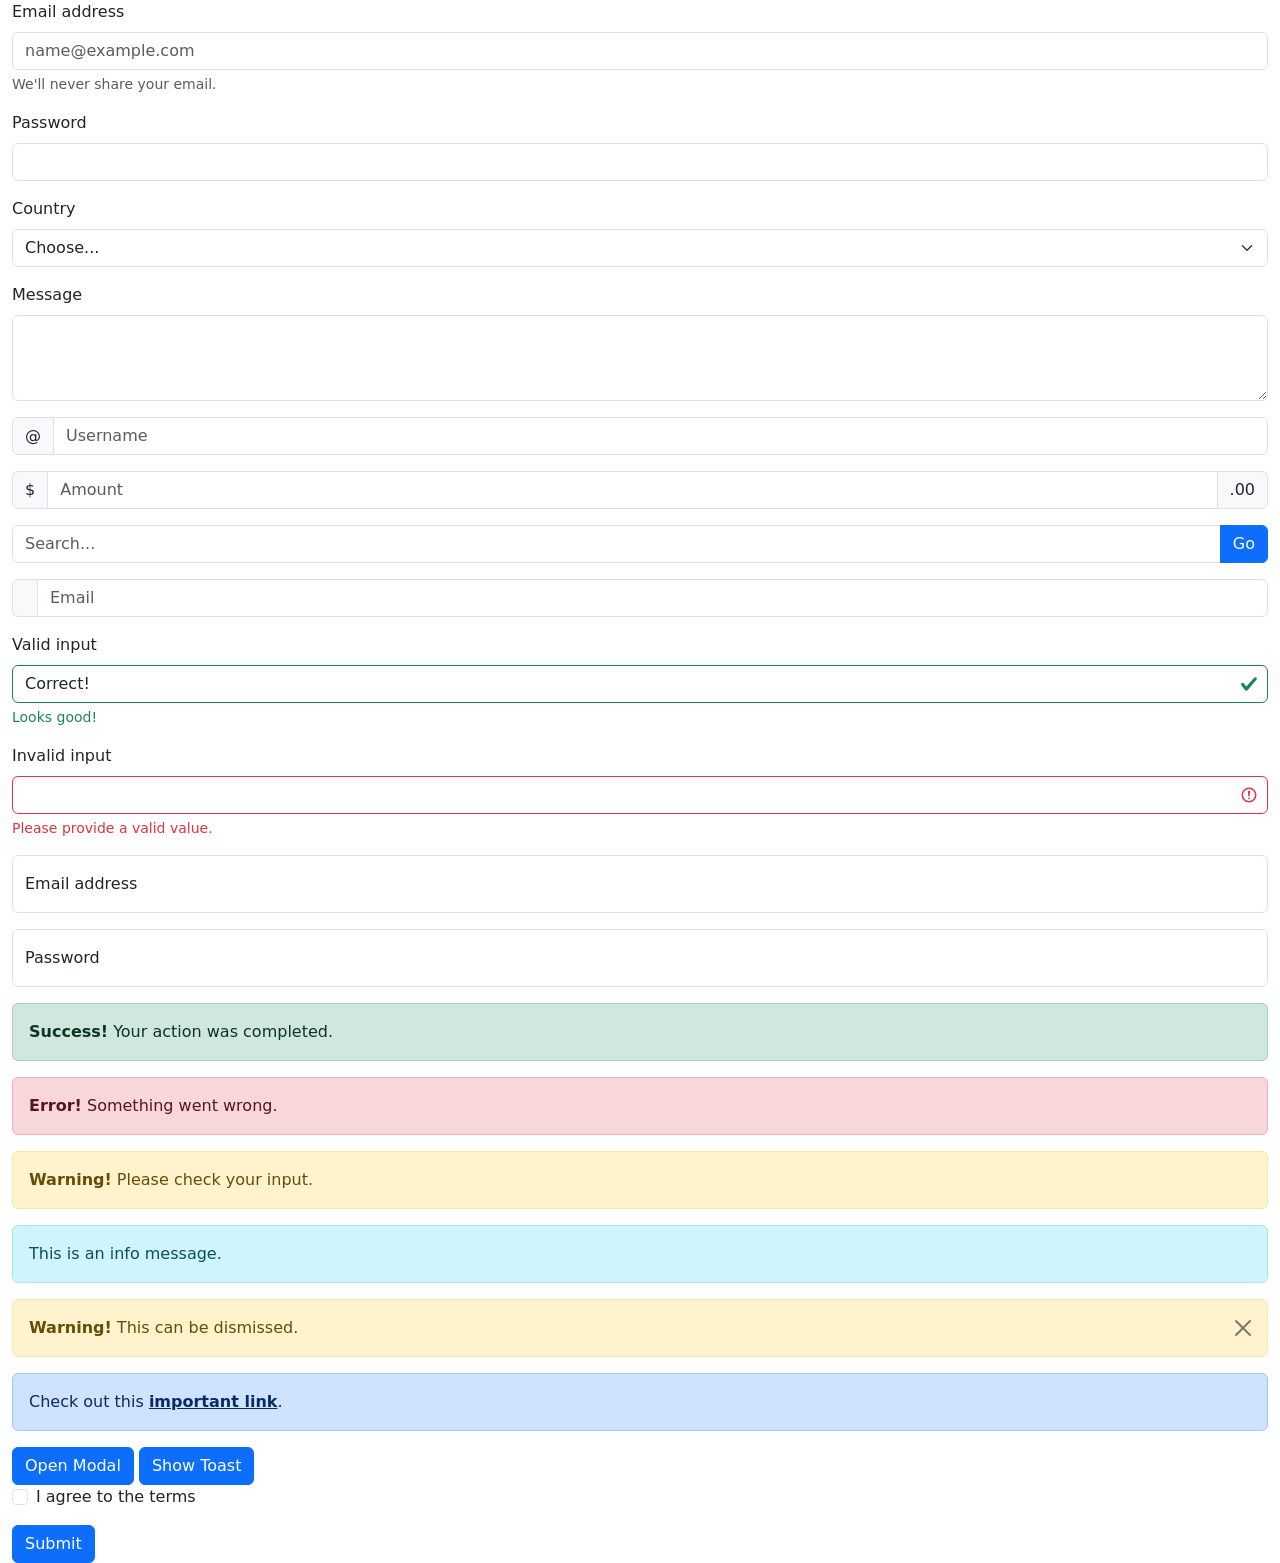
<file: formcontrol.html>
<!DOCTYPE html>
<html>

<head>
    <meta charset="UTF-8">
    <meta name="viewport" content="width=device-width, initial-scale=1.0">
    <title>Form Control</title>
    <link href="https://cdn.jsdelivr.net/npm/bootstrap@5.3.3/dist/css/bootstrap.min.css" rel="stylesheet">
</head>

<body>
    <div class="container-fluid">
        <form>
            <!-- Text Input -->
            <div class="mb-3">
                <label for="email" class="form-label">Email address</label>
                <input type="email" class="form-control" id="email" placeholder="name@example.com">
                <div class="form-text">We'll never share your email.</div>
            </div>

            <!-- Password -->
            <div class="mb-3">
                <label for="password" class="form-label">Password</label>
                <input type="password" class="form-control" id="password">
            </div>

            <!-- Select -->
            <div class="mb-3">
                <label for="country" class="form-label">Country</label>
                <select class="form-select" id="country">
                    <option selected>Choose...</option>
                    <option value="th">Thailand</option>
                    <option value="us">USA</option>
                    <option value="RU">Russia</option>
                </select>
            </div>

            <!-- Textarea -->
            <div class="mb-3">
                <label for="message" class="form-label">Message</label>
                <textarea class="form-control" id="message" rows="3"></textarea>
            </div>

            <!-- Text Addon -->
            <div class="input-group mb-3">
                <span class="input-group-text">@</span>
                <input type="text" class="form-control" placeholder="Username">
            </div>

            <!-- Multiple Inputs -->
            <div class="input-group mb-3">
                <span class="input-group-text">$</span>
                <input type="text" class="form-control" placeholder="Amount">
                <span class="input-group-text">.00</span>
            </div>

            <!-- Button Addon -->
            <div class="input-group mb-3">
                <input type="text" class="form-control" placeholder="Search...">
                <button class="btn btn-primary" type="button">Go</button>
            </div>

            <!-- With Icon -->
            <div class="input-group mb-3">
                <span class="input-group-text"><i class="bi bi-envelope"></i></span>
                <input type="email" class="form-control" placeholder="Email">
            </div>

            <!-- Valid State -->
            <div class="mb-3">
                <label class="form-label">Valid input</label>
                <input type="text" class="form-control is-valid" value="Correct!">
                <div class="valid-feedback">Looks good!</div>
            </div>

            <!-- Invalid State -->
            <div class="mb-3">
                <label class="form-label">Invalid input</label>
                <input type="text" class="form-control is-invalid">
                <div class="invalid-feedback">Please provide a valid value.</div>
            </div>

            <div class="form-floating mb-3">
                <input type="email" class="form-control" id="floatingEmail" placeholder="name@example.com">
                <label for="floatingEmail">Email address</label>
            </div>

            <div class="form-floating mb-3">
                <input type="password" class="form-control" id="floatingPassword" placeholder="Password">
                <label for="floatingPassword">Password</label>
            </div>

            <!-- Basic Alerts -->
            <div class="alert alert-success" role="alert">
                <strong>Success!</strong> Your action was completed.
            </div>

            <div class="alert alert-danger" role="alert">
                <strong>Error!</strong> Something went wrong.
            </div>

            <div class="alert alert-warning" role="alert">
                <strong>Warning!</strong> Please check your input.
            </div>

            <div class="alert alert-info" role="alert">
                <i class="bi bi-info-circle"></i> This is an info message.
            </div>

            <!-- Dismissible Alert -->
            <div class="alert alert-warning alert-dismissible fade show" role="alert">
                <strong>Warning!</strong> This can be dismissed.
                <button type="button" class="btn-close" data-bs-dismiss="alert"></button>
            </div>

            <!-- Alert with Link -->
            <div class="alert alert-primary" role="alert">
                Check out this <a href="#" class="alert-link">important link</a>.
            </div>

            <!-- Button to trigger modal -->
            <button type="button" class="btn btn-primary" data-bs-toggle="modal" data-bs-target="#myModal">
                Open Modal
            </button>

            <!-- Modal Structure -->
            <div class="modal fade" id="myModal" tabindex="-1">
                <div class="modal-dialog">
                    <div class="modal-content">
                        <!-- Header -->
                        <div class="modal-header">
                            <h5 class="modal-title">Modal Title</h5>
                            <button type="button" class="btn-close" data-bs-dismiss="modal"></button>
                        </div>
                        <!-- Body -->
                        <div class="modal-body">
                            <p>Modal body text goes here.</p>
                        </div>
                        <!-- Footer -->
                        <div class="modal-footer">
                            <button type="button" class="btn btn-secondary" data-bs-dismiss="modal">Close</button>
                            <button type="button" class="btn btn-primary">
                                Save changes
                            </button>
                        </div>
                    </div>
                </div>
            </div>

            <!-- Toast Container -->
            <div class="toast-container position-fixed bottom-0 end-0 p-3">
                <div class="toast" role="alert" id="myToast">
                    <div class="toast-header">
                        <strong class="me-auto">Bootstrap</strong>
                        <small>Just now</small>
                        <button type="button" class="btn-close" data-bs-dismiss="toast"></button>
                    </div>
                    <div class="toast-body">
                        Hello! This is a toast message.
                    </div>
                </div>
            </div>

            <!-- Button to show toast -->
            <button class="btn btn-primary" onclick="showToast()">
                Show Toast
            </button>

            <script>
                function showToast() {
                    const toast = new bootstrap.Toast(document.getElementById('myToast'));
                    toast.show();
                }
            </script>

            <!-- Checkbox -->
            <div class="form-check mb-3">
                <input class="form-check-input" type="checkbox" id="agree">
                <label class="form-check-label" for="agree">
                    I agree to the terms
                </label>
            </div>



            <button type="submit" class="btn btn-primary">Submit</button>


        </form>
    </div>
    <script src="https://cdn.jsdelivr.net/npm/bootstrap@5.3.3/dist/js/bootstrap.bundle.min.js"></script>
</body>

</html>
</file>
